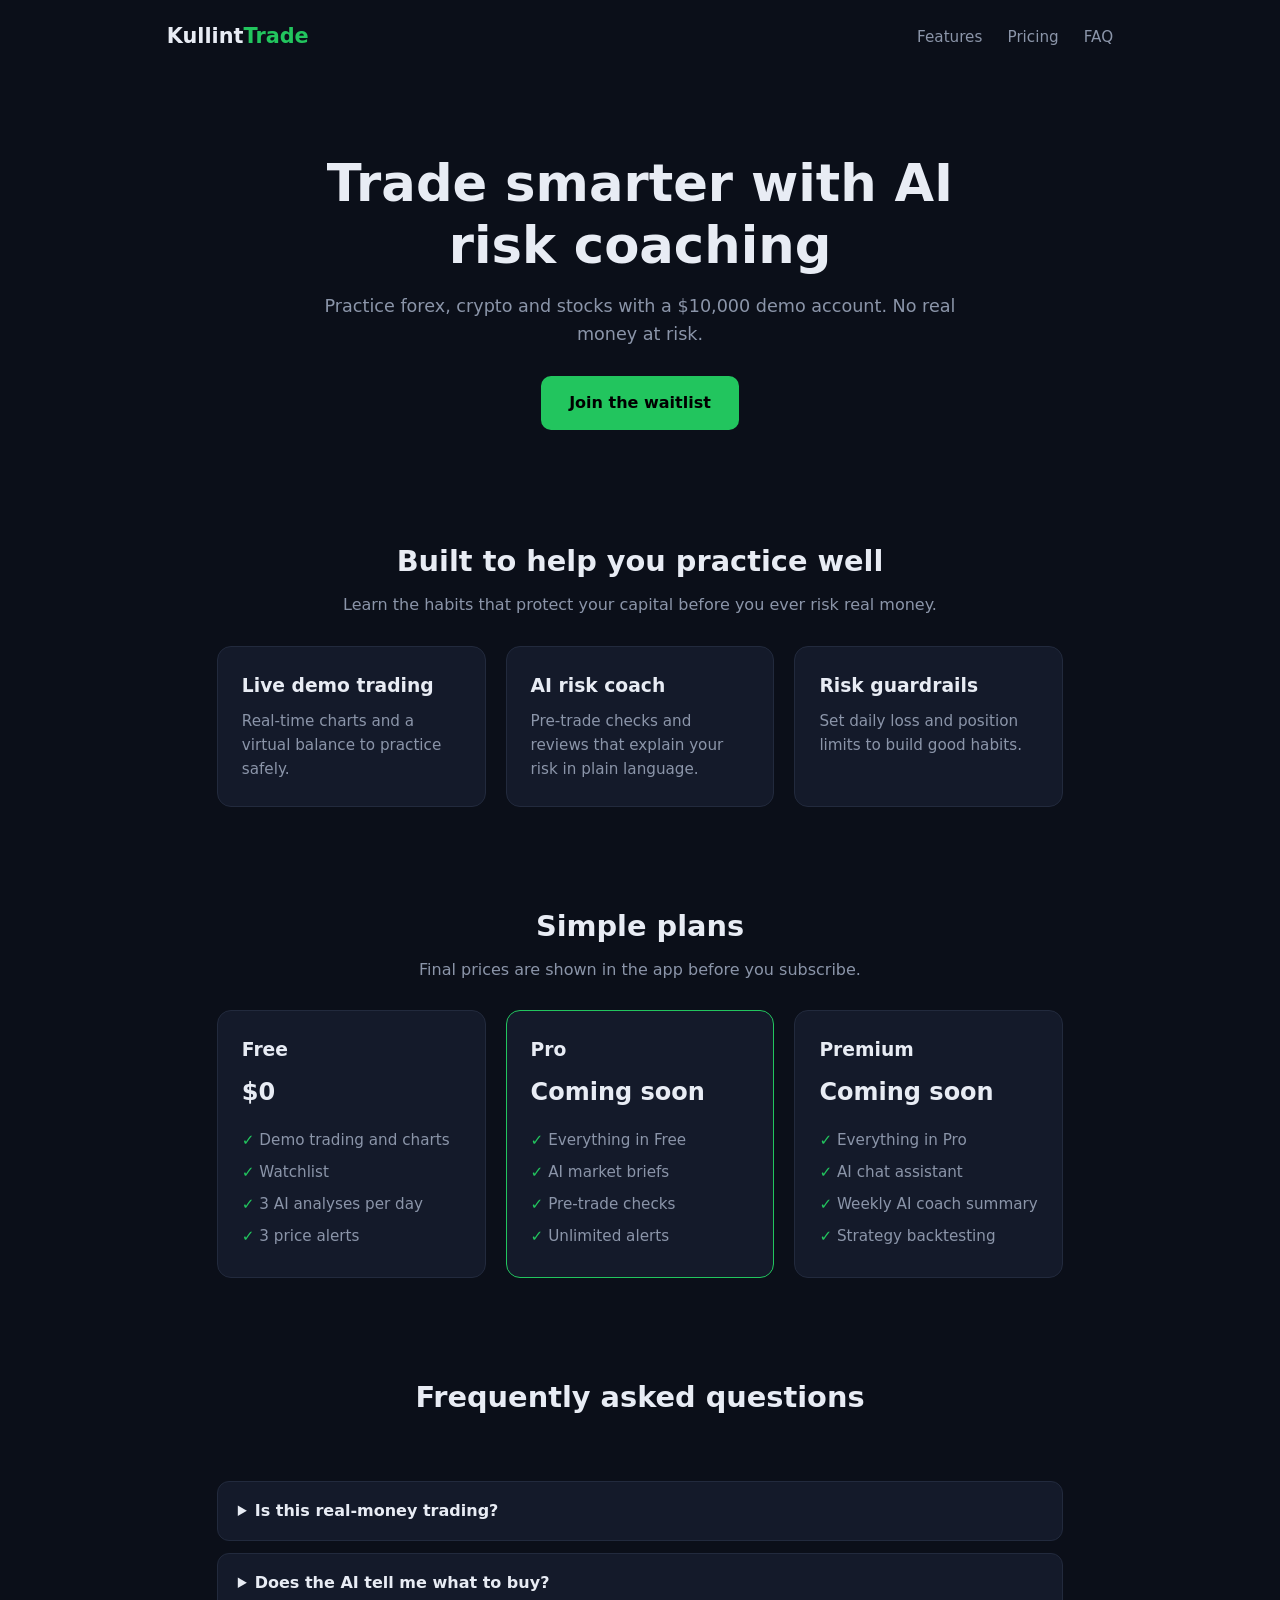
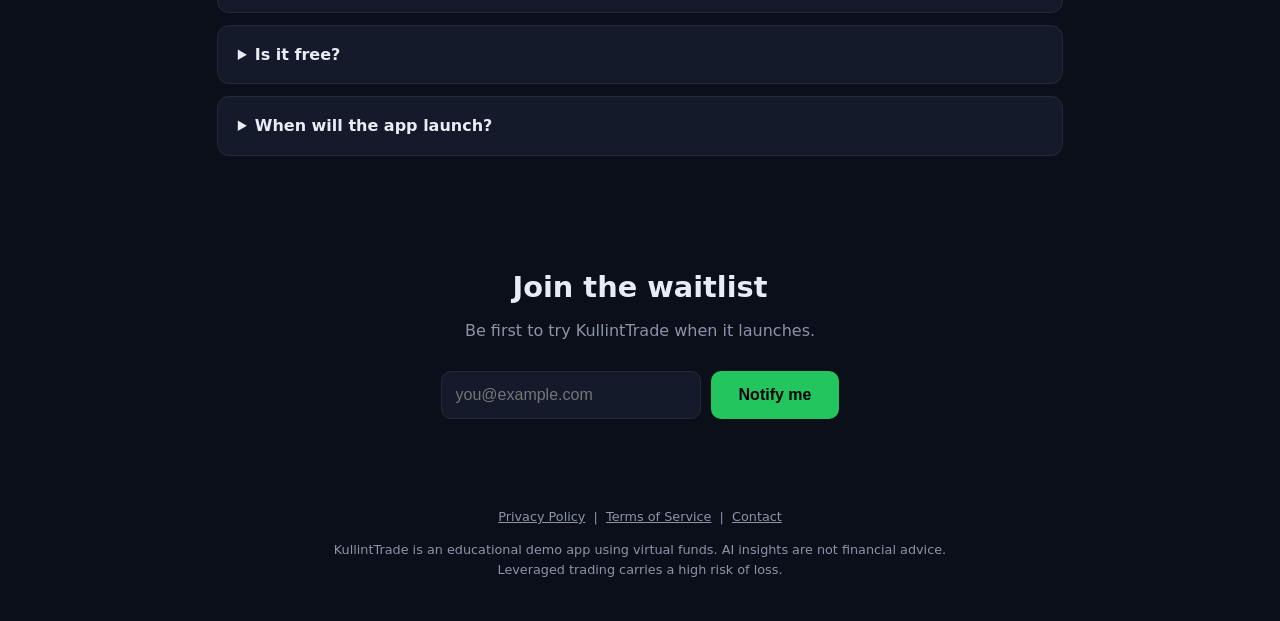
<file: index.html>
<!DOCTYPE html>
<html lang="en">
<head>
  <meta charset="UTF-8">
  <meta name="viewport" content="width=device-width, initial-scale=1">
  <title>KullintTrade | Practice Trading with AI Risk Coaching</title>
  <meta name="description" content="Practice forex, crypto and stocks with virtual funds and AI risk coaching.">
  <link rel="stylesheet" href="style.css">
</head>
<body>
  <header>
    <a class="logo" href="./">Kullint<span>Trade</span></a>
    <nav>
      <a href="#features">Features</a>
      <a href="#pricing">Pricing</a>
      <a href="#faq">FAQ</a>
    </nav>
  </header>

  <div class="hero">
    <h1>Trade smarter with AI risk coaching</h1>
    <p>Practice forex, crypto and stocks with a $10,000 demo account. No real money at risk.</p>
    <a class="btn" href="#waitlist">Join the waitlist</a>
  </div>

  <section id="features">
    <h2>Built to help you practice well</h2>
    <p class="sub">Learn the habits that protect your capital before you ever risk real money.</p>
    <div class="grid">
      <div class="card"><h3>Live demo trading</h3><p>Real-time charts and a virtual balance to practice safely.</p></div>
      <div class="card"><h3>AI risk coach</h3><p>Pre-trade checks and reviews that explain your risk in plain language.</p></div>
      <div class="card"><h3>Risk guardrails</h3><p>Set daily loss and position limits to build good habits.</p></div>
    </div>
  </section>

  <section id="pricing">
    <h2>Simple plans</h2>
    <p class="sub">Final prices are shown in the app before you subscribe.</p>
    <div class="grid">
      <div class="card">
        <h3>Free</h3><div class="price">$0</div>
        <ul><li>Demo trading and charts</li><li>Watchlist</li><li>3 AI analyses per day</li><li>3 price alerts</li></ul>
      </div>
      <div class="card featured">
        <h3>Pro</h3><div class="price">Coming soon</div>
        <ul><li>Everything in Free</li><li>AI market briefs</li><li>Pre-trade checks</li><li>Unlimited alerts</li></ul>
      </div>
      <div class="card">
        <h3>Premium</h3><div class="price">Coming soon</div>
        <ul><li>Everything in Pro</li><li>AI chat assistant</li><li>Weekly AI coach summary</li><li>Strategy backtesting</li></ul>
      </div>
    </div>
  </section>

  <section id="faq">
    <h2>Frequently asked questions</h2>
    <p class="sub">&nbsp;</p>
    <details><summary>Is this real-money trading?</summary><p>No. KullintTrade is a demo app that uses virtual funds. You cannot deposit or withdraw real money.</p></details>
    <details><summary>Does the AI tell me what to buy?</summary><p>No. The AI explains risk, reviews your trades and helps you learn. It does not guarantee results and is not financial advice.</p></details>
    <details><summary>Is it free?</summary><p>Yes, the core demo trading is free. Optional paid plans unlock more AI features.</p></details>
    <details><summary>When will the app launch?</summary><p>Join the waitlist below and we will email you when it is available.</p></details>
  </section>

  <section id="waitlist">
    <h2>Join the waitlist</h2>
    <p class="sub">Be first to try KullintTrade when it launches.</p>
    <form action="https://formspree.io/f/mnpdprkz" method="POST">
      <input type="email" name="email" placeholder="you@example.com" required>
      <button class="btn" type="submit">Notify me</button>
    </form>
  </section>

  <footer>
    <p><a href="privacy.html">Privacy Policy</a> &nbsp;|&nbsp; <a href="terms.html">Terms of Service</a> &nbsp;|&nbsp; <a href="mailto:lifebright033@gmail.com">Contact</a></p>
    <p style="margin-top:12px">KullintTrade is an educational demo app using virtual funds. AI insights are not financial advice. Leveraged trading carries a high risk of loss.</p>
  </footer>
</body>
</html>
</file>
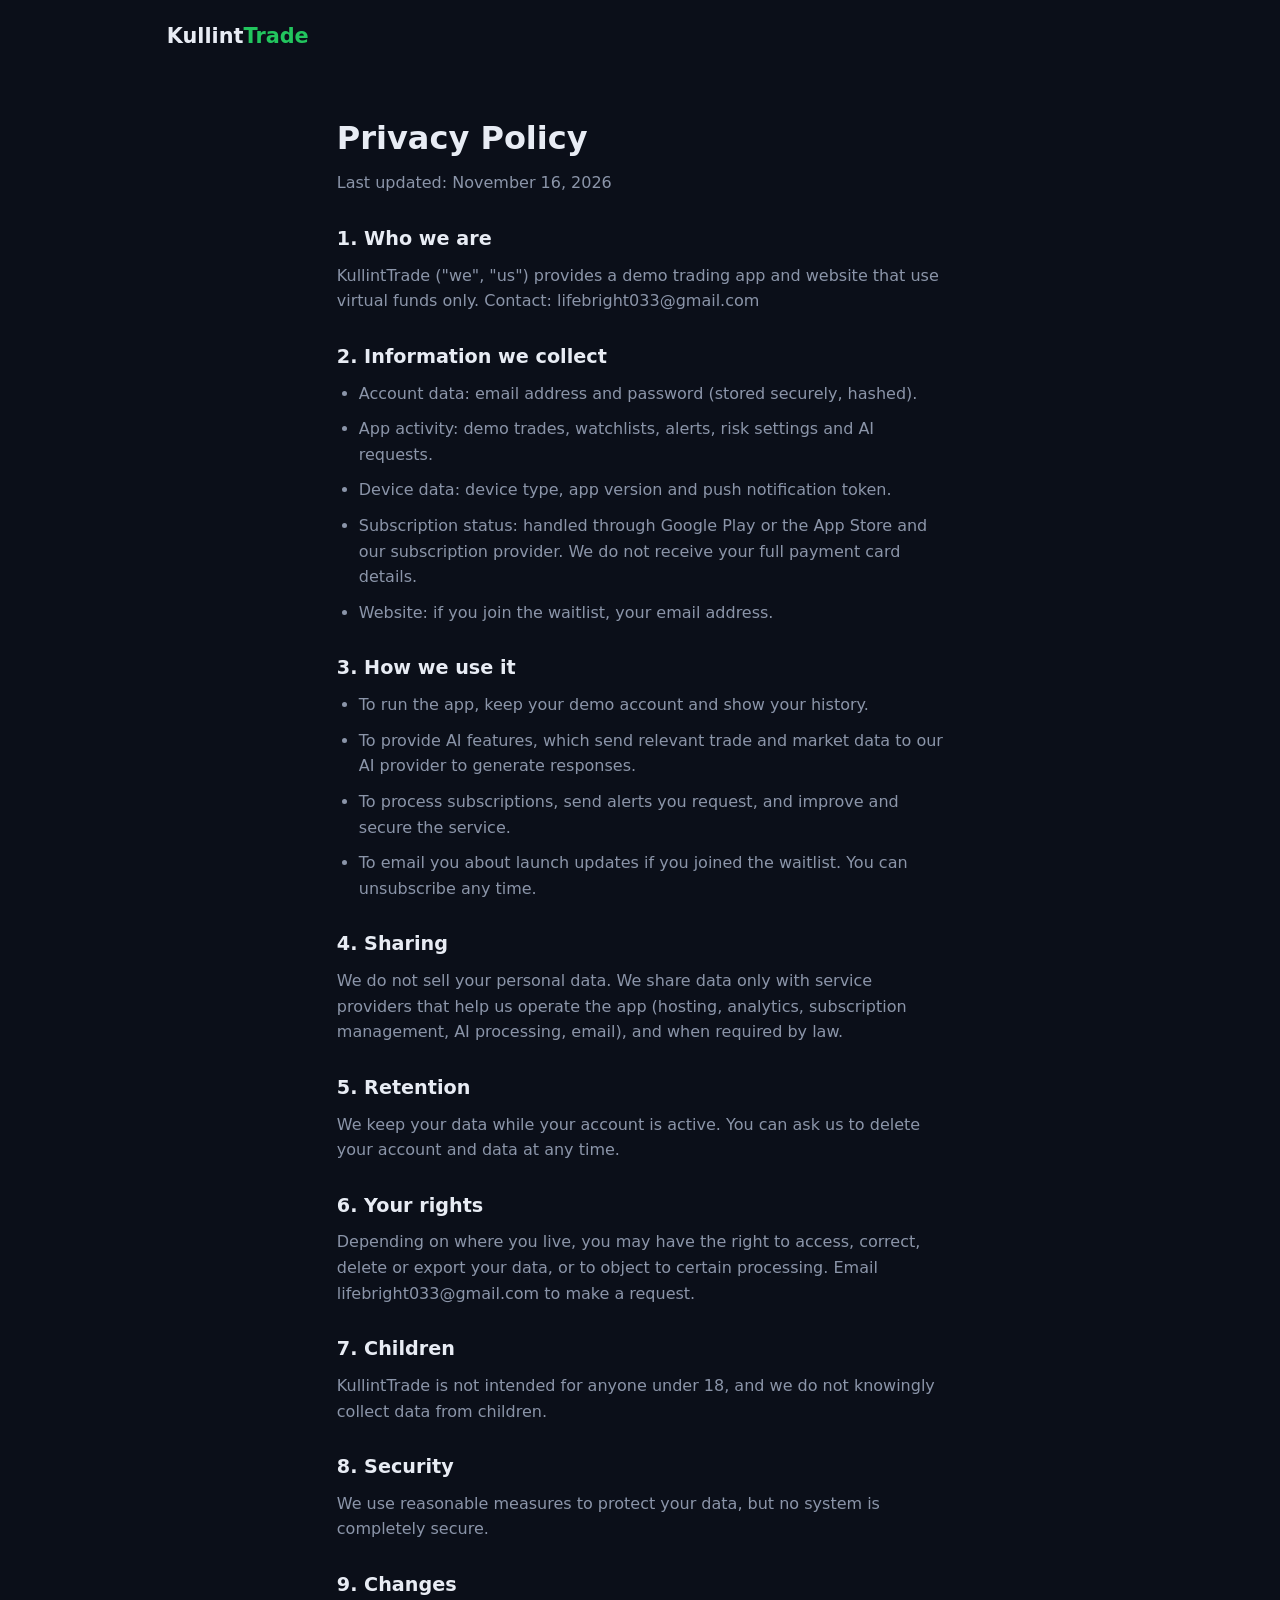
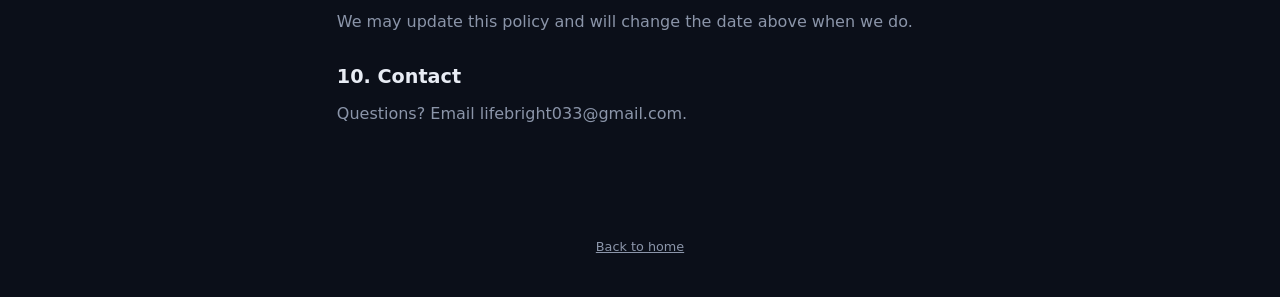
<file: privacy.html>
<!DOCTYPE html>
<html lang="en">
<head>
  <meta charset="UTF-8">
  <meta name="viewport" content="width=device-width, initial-scale=1">
  <title>Privacy Policy | KullintTrade</title>
  <link rel="stylesheet" href="style.css">
</head>
<body>
  <header><a class="logo" href="./">Kullint<span>Trade</span></a></header>
  <main class="doc">
    <h1>Privacy Policy</h1>
    <p>Last updated: November 16, 2026</p>

    <h2>1. Who we are</h2>
    <p>KullintTrade ("we", "us") provides a demo trading app and website that use virtual funds only. Contact: lifebright033@gmail.com</p>

    <h2>2. Information we collect</h2>
    <ul>
      <li>Account data: email address and password (stored securely, hashed).</li>
      <li>App activity: demo trades, watchlists, alerts, risk settings and AI requests.</li>
      <li>Device data: device type, app version and push notification token.</li>
      <li>Subscription status: handled through Google Play or the App Store and our subscription provider. We do not receive your full payment card details.</li>
      <li>Website: if you join the waitlist, your email address.</li>
    </ul>

    <h2>3. How we use it</h2>
    <ul>
      <li>To run the app, keep your demo account and show your history.</li>
      <li>To provide AI features, which send relevant trade and market data to our AI provider to generate responses.</li>
      <li>To process subscriptions, send alerts you request, and improve and secure the service.</li>
      <li>To email you about launch updates if you joined the waitlist. You can unsubscribe any time.</li>
    </ul>

    <h2>4. Sharing</h2>
    <p>We do not sell your personal data. We share data only with service providers that help us operate the app (hosting, analytics, subscription management, AI processing, email), and when required by law.</p>

    <h2>5. Retention</h2>
    <p>We keep your data while your account is active. You can ask us to delete your account and data at any time.</p>

    <h2>6. Your rights</h2>
    <p>Depending on where you live, you may have the right to access, correct, delete or export your data, or to object to certain processing. Email lifebright033@gmail.com to make a request.</p>

    <h2>7. Children</h2>
    <p>KullintTrade is not intended for anyone under 18, and we do not knowingly collect data from children.</p>

    <h2>8. Security</h2>
    <p>We use reasonable measures to protect your data, but no system is completely secure.</p>

    <h2>9. Changes</h2>
    <p>We may update this policy and will change the date above when we do.</p>

    <h2>10. Contact</h2>
    <p>Questions? Email lifebright033@gmail.com.</p>
  </main>
  <footer><a href="./">Back to home</a></footer>
</body>
</html>
</file>
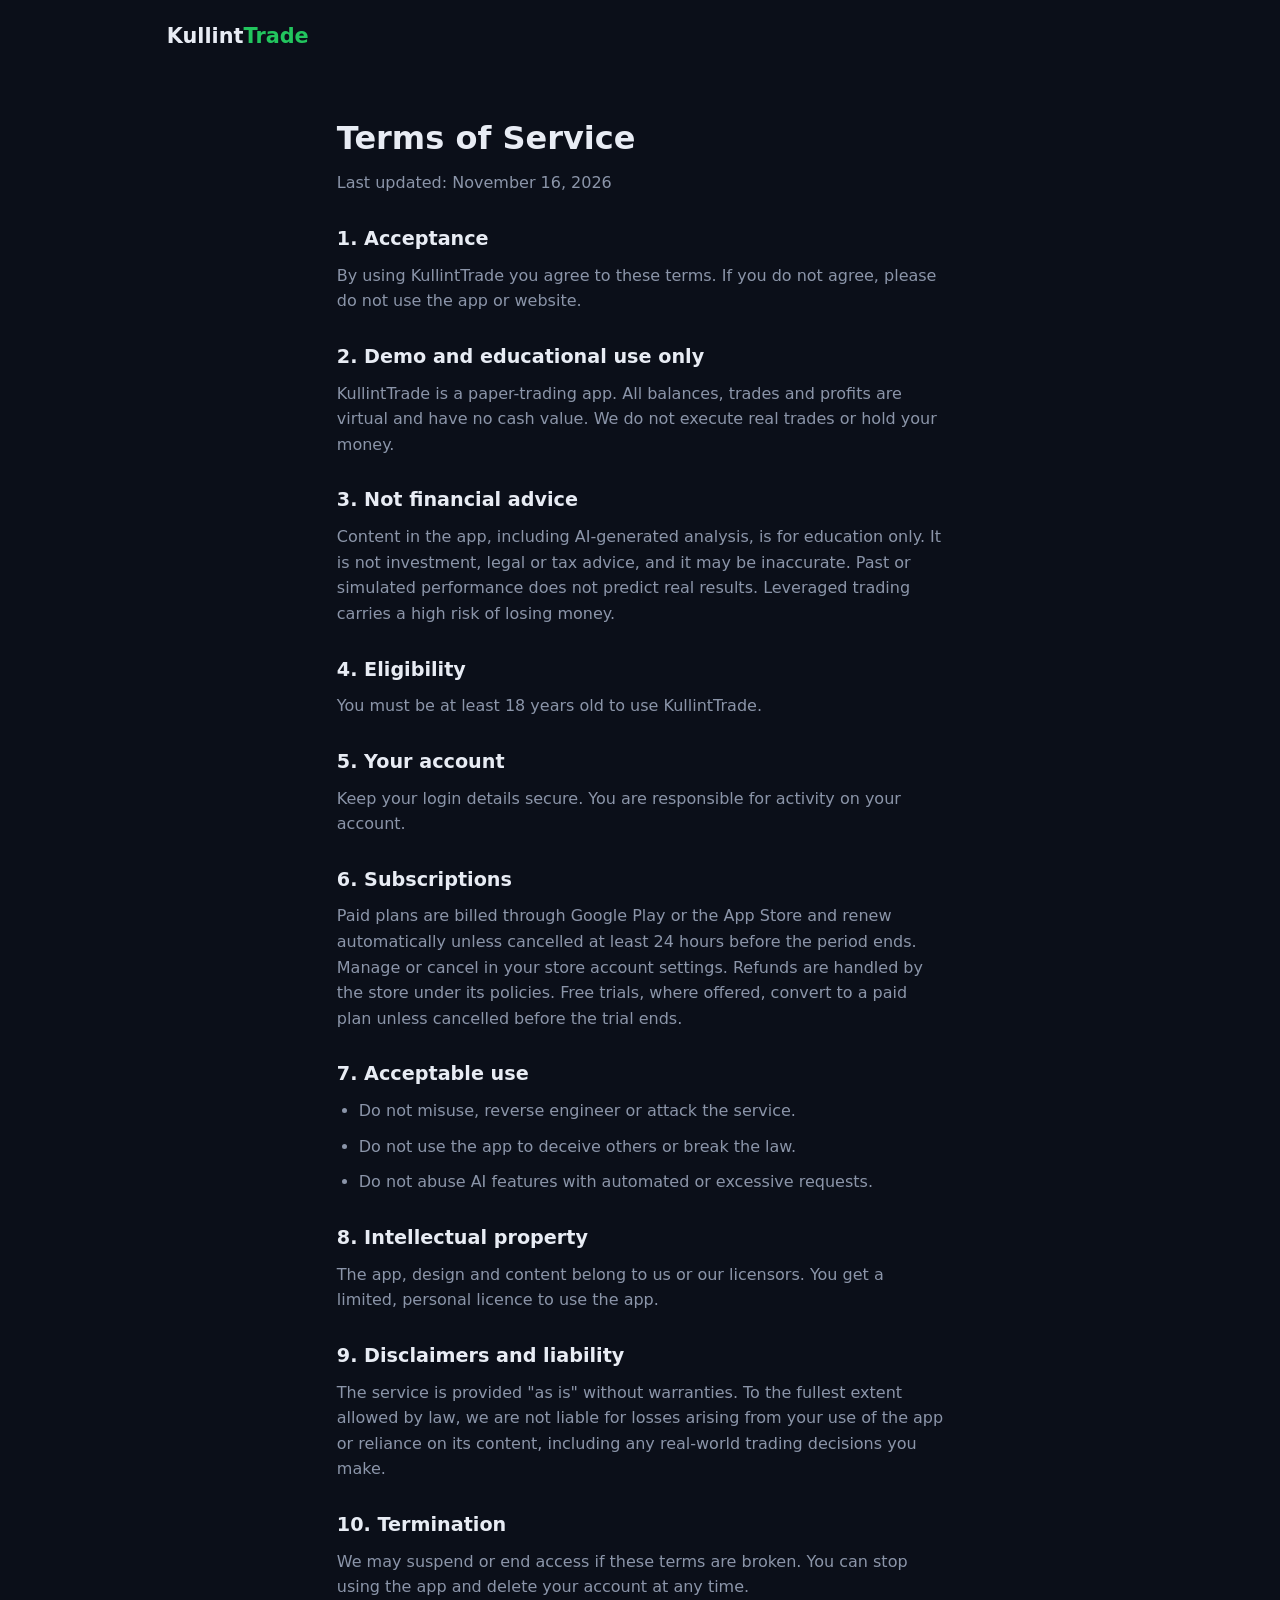
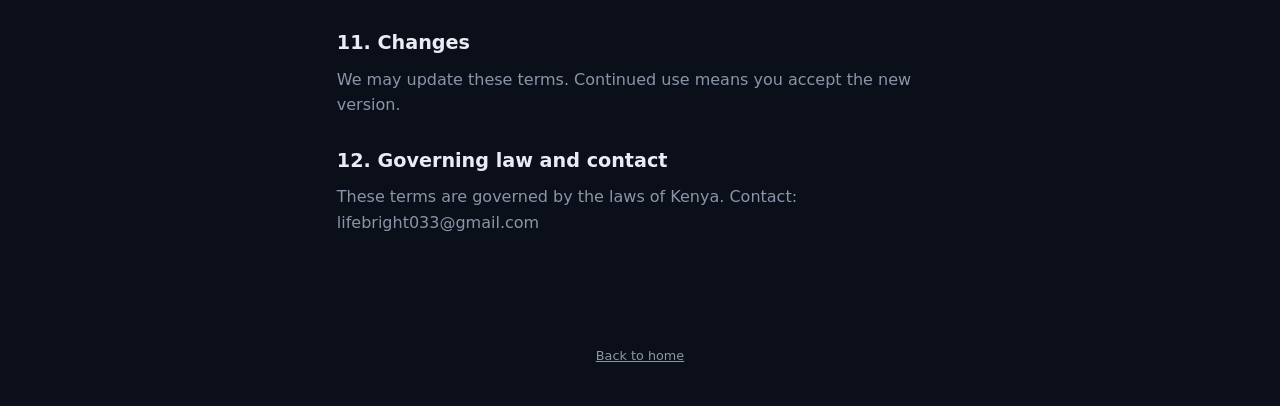
<file: terms.html>
<!DOCTYPE html>
<html lang="en">
<head>
  <meta charset="UTF-8">
  <meta name="viewport" content="width=device-width, initial-scale=1">
  <title>Terms of Service | KullintTrade</title>
  <link rel="stylesheet" href="style.css">
</head>
<body>
  <header><a class="logo" href="./">Kullint<span>Trade</span></a></header>
  <main class="doc">
    <h1>Terms of Service</h1>
    <p>Last updated: November 16, 2026</p>

    <h2>1. Acceptance</h2>
    <p>By using KullintTrade you agree to these terms. If you do not agree, please do not use the app or website.</p>

    <h2>2. Demo and educational use only</h2>
    <p>KullintTrade is a paper-trading app. All balances, trades and profits are virtual and have no cash value. We do not execute real trades or hold your money.</p>

    <h2>3. Not financial advice</h2>
    <p>Content in the app, including AI-generated analysis, is for education only. It is not investment, legal or tax advice, and it may be inaccurate. Past or simulated performance does not predict real results. Leveraged trading carries a high risk of losing money.</p>

    <h2>4. Eligibility</h2>
    <p>You must be at least 18 years old to use KullintTrade.</p>

    <h2>5. Your account</h2>
    <p>Keep your login details secure. You are responsible for activity on your account.</p>

    <h2>6. Subscriptions</h2>
    <p>Paid plans are billed through Google Play or the App Store and renew automatically unless cancelled at least 24 hours before the period ends. Manage or cancel in your store account settings. Refunds are handled by the store under its policies. Free trials, where offered, convert to a paid plan unless cancelled before the trial ends.</p>

    <h2>7. Acceptable use</h2>
    <ul>
      <li>Do not misuse, reverse engineer or attack the service.</li>
      <li>Do not use the app to deceive others or break the law.</li>
      <li>Do not abuse AI features with automated or excessive requests.</li>
    </ul>

    <h2>8. Intellectual property</h2>
    <p>The app, design and content belong to us or our licensors. You get a limited, personal licence to use the app.</p>

    <h2>9. Disclaimers and liability</h2>
    <p>The service is provided "as is" without warranties. To the fullest extent allowed by law, we are not liable for losses arising from your use of the app or reliance on its content, including any real-world trading decisions you make.</p>

    <h2>10. Termination</h2>
    <p>We may suspend or end access if these terms are broken. You can stop using the app and delete your account at any time.</p>

    <h2>11. Changes</h2>
    <p>We may update these terms. Continued use means you accept the new version.</p>

    <h2>12. Governing law and contact</h2>
    <p>These terms are governed by the laws of Kenya. Contact: lifebright033@gmail.com</p>
  </main>
  <footer><a href="./">Back to home</a></footer>
</body>
</html>
</file>
<file: style.css>
:root{--bg:#0b0f19;--card:#141a2a;--text:#e8ecf4;--muted:#8b95a9;--green:#22c55e;--line:#222a3d}
*{box-sizing:border-box;margin:0;padding:0}
html{scroll-behavior:smooth}
body{font-family:system-ui,-apple-system,"Segoe UI",sans-serif;background:var(--bg);color:var(--text);line-height:1.6}
a{color:var(--green)}
header{display:flex;justify-content:space-between;align-items:center;padding:20px 6%;max-width:1100px;margin:auto}
.logo{font-weight:800;font-size:1.3rem;color:var(--text);text-decoration:none}
.logo span{color:var(--green)}
nav a{color:var(--muted);text-decoration:none;margin-left:20px;font-size:.95rem}
nav a:hover{color:var(--text)}
.btn{display:inline-block;background:var(--green);color:#000;padding:14px 28px;border-radius:10px;text-decoration:none;font-weight:700;border:0;cursor:pointer;font-size:1rem}
.hero{text-align:center;padding:80px 6% 60px;max-width:800px;margin:auto}
.hero h1{font-size:clamp(2rem,5vw,3.2rem);line-height:1.2;margin-bottom:16px}
.hero p{color:var(--muted);font-size:1.1rem;margin-bottom:28px}
section{padding:48px 6%;max-width:1000px;margin:auto}
section h2{text-align:center;font-size:1.8rem;margin-bottom:8px}
.sub{text-align:center;color:var(--muted);margin-bottom:28px}
.grid{display:grid;grid-template-columns:repeat(auto-fit,minmax(240px,1fr));gap:20px}
.card{background:var(--card);padding:24px;border-radius:14px;border:1px solid var(--line)}
.card h3{margin-bottom:8px}
.card p,.card li{color:var(--muted);font-size:.95rem}
.card ul{list-style:none;margin-top:12px}
.card li{padding:4px 0}
.card li::before{content:"\2713  ";color:var(--green)}
.price{font-size:1.5rem;font-weight:800;margin:8px 0;color:var(--text)}
.featured{border-color:var(--green)}
details{background:var(--card);border:1px solid var(--line);border-radius:12px;padding:16px 20px;margin-bottom:12px}
summary{cursor:pointer;font-weight:600}
details p{color:var(--muted);margin-top:10px}
form{display:flex;gap:10px;flex-wrap:wrap;justify-content:center}
input[type=email]{padding:14px;border-radius:10px;border:1px solid var(--line);background:var(--card);color:var(--text);min-width:260px;font-size:1rem}
footer{text-align:center;color:var(--muted);font-size:.8rem;padding:40px 6%;max-width:800px;margin:auto}
footer a{color:var(--muted)}
.doc{max-width:760px;margin:auto;padding:40px 6% 60px}
.doc h1{margin-bottom:6px}
.doc h2{margin:28px 0 8px;font-size:1.2rem}
.doc p,.doc li{color:var(--muted);margin-bottom:10px}
.doc ul{padding-left:22px}'
</file>
